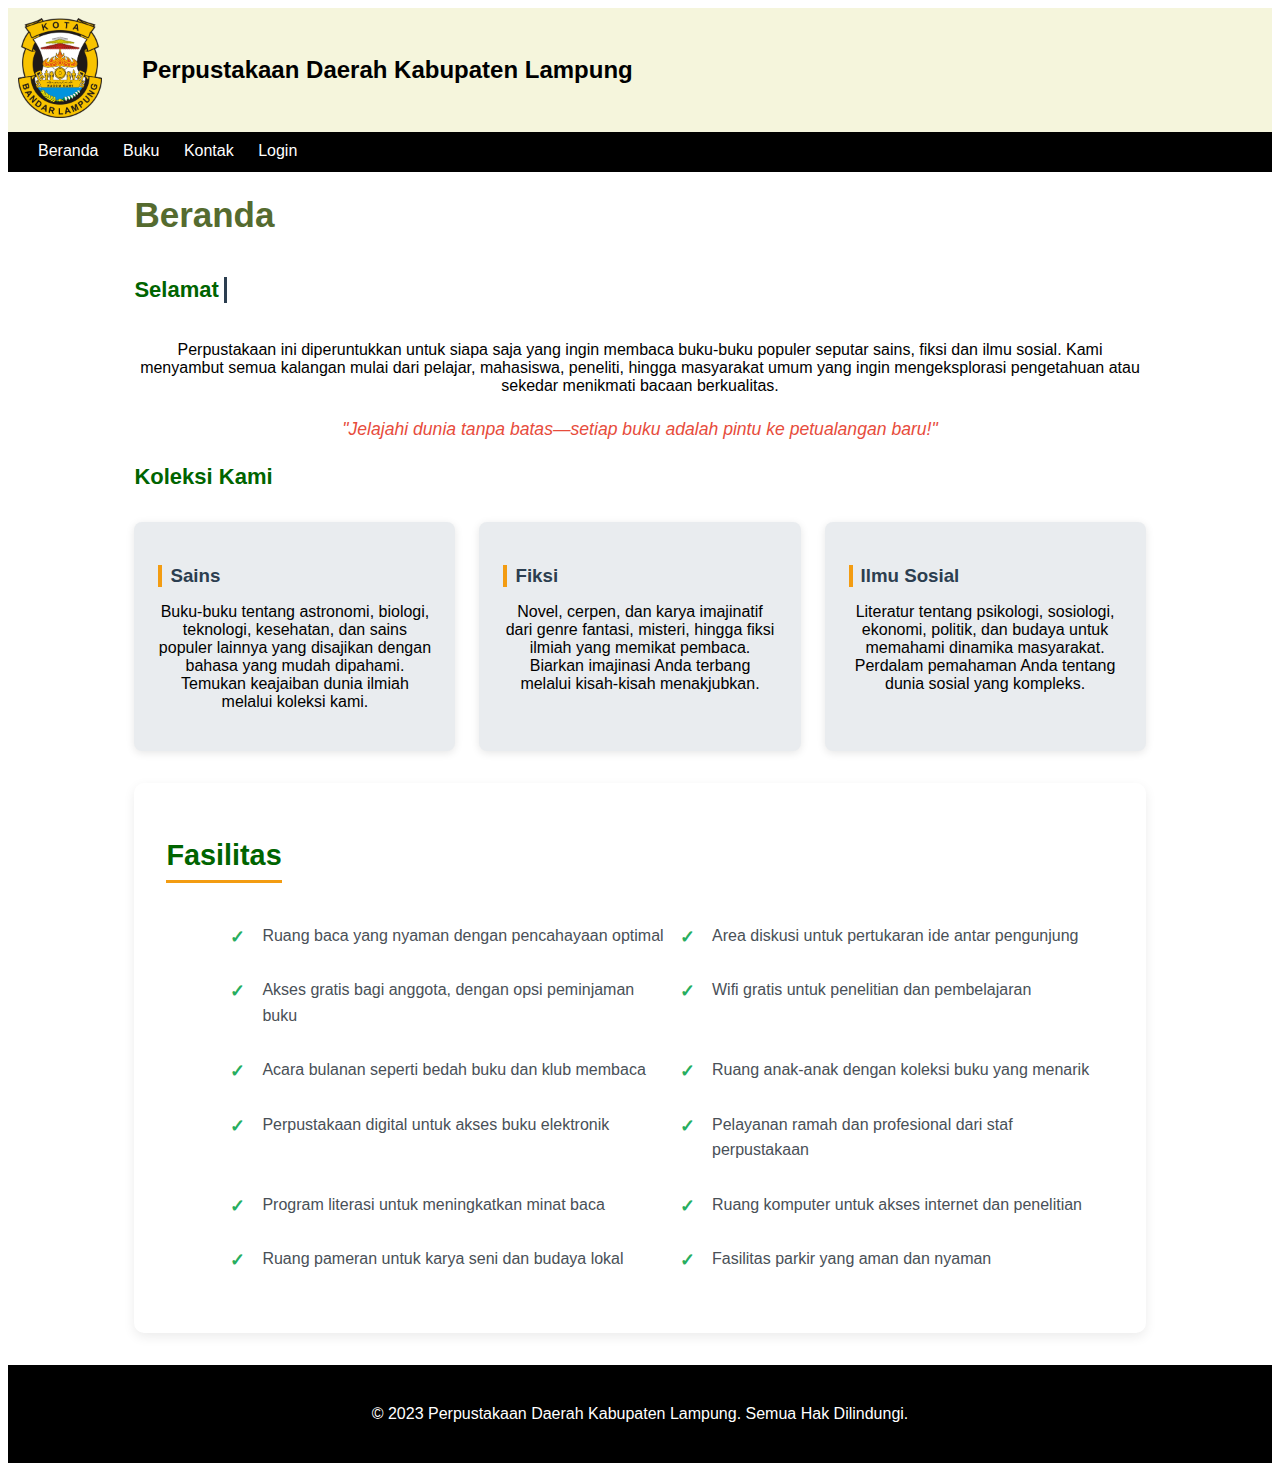
<file: index.html>
<!DOCTYPE html>

<html>
    <head>
        <title>
            Perpustakaan 
        </title>
        <link rel="stylesheet" href="CSS/styles.css">
    </head>

    <body>
        <div class="header">
            <div class="header-logo">
                <img src="img/logo kota bandar lampung.png" alt="logo">
            </div>
                 
            <div class="header-title">
                <a href="index.html" >Perpustakaan Daerah Kabupaten Lampung</a>
            </div>
        </div>

        <ul class="nav">
            <li class="nav-item"><a href="index.html">Beranda</a></li>
            <li class="nav-item"><a href="buku.html">Buku</a></li>
            <li class="nav-item"><a href="kontak.html">Kontak</a></li>
            <li class="nav-item"><a href="auth.php">Login</a></li>
        </ul>

        <div class="konten">
            <h1>Beranda</h1>
            <div class="typing-container">
                <h2 id="typing-text" class="typing-animation"></h2>
            </div>

            <p>Perpustakaan ini diperuntukkan untuk siapa saja yang ingin membaca buku-buku populer seputar sains, fiksi dan ilmu sosial. Kami menyambut semua kalangan mulai dari pelajar, mahasiswa, peneliti, hingga masyarakat umum yang ingin mengeksplorasi pengetahuan atau sekedar menikmati bacaan berkualitas.</p>

            <p class="highlight">"Jelajahi dunia tanpa batas—setiap buku adalah pintu ke petualangan baru!"</p>

            <h2>Koleksi Kami</h2>
            <div class="collection-section">
                <div class="collection-card">
                    <h3>Sains</h3>
                    <p>Buku-buku tentang astronomi, biologi, teknologi, kesehatan, dan sains populer lainnya yang disajikan dengan bahasa yang mudah dipahami. Temukan keajaiban dunia ilmiah melalui koleksi kami.</p>
                </div>
                
                <div class="collection-card">
                    <h3>Fiksi</h3>
                    <p>Novel, cerpen, dan karya imajinatif dari genre fantasi, misteri, hingga fiksi ilmiah yang memikat pembaca. Biarkan imajinasi Anda terbang melalui kisah-kisah menakjubkan.</p>
                </div>
                
                <div class="collection-card">
                    <h3>Ilmu Sosial</h3>
                    <p>Literatur tentang psikologi, sosiologi, ekonomi, politik, dan budaya untuk memahami dinamika masyarakat. Perdalam pemahaman Anda tentang dunia sosial yang kompleks.</p>
                </div>
            </div>

            <div class="facilities-section">
            <h2>Fasilitas</h2>
                <ul style="margin-left: 1.5rem;" class="facilities-list">
                    <li>Ruang baca yang nyaman dengan pencahayaan optimal</li>
                    <li>Area diskusi untuk pertukaran ide antar pengunjung</li>
                    <li>Akses gratis bagi anggota, dengan opsi peminjaman buku</li>
                    <li>Wifi gratis untuk penelitian dan pembelajaran</li>
                    <li>Acara bulanan seperti bedah buku dan klub membaca</li>
                    <li>Ruang anak-anak dengan koleksi buku yang menarik</li>
                    <li>Perpustakaan digital untuk akses buku elektronik</li>
                    <li>Pelayanan ramah dan profesional dari staf perpustakaan</li>
                    <li>Program literasi untuk meningkatkan minat baca</li>
                    <li>Ruang komputer untuk akses internet dan penelitian</li>
                    <li>Ruang pameran untuk karya seni dan budaya lokal</li>
                    <li>Fasilitas parkir yang aman dan nyaman</li>
                </ul>
            </div>
        </div>

        <footer>
            <p>&copy; 2023 Perpustakaan Daerah Kabupaten Lampung. Semua Hak Dilindungi.</p>
        </footer>

        <script src="main.js"></script>
    </body>
</html>
</file>
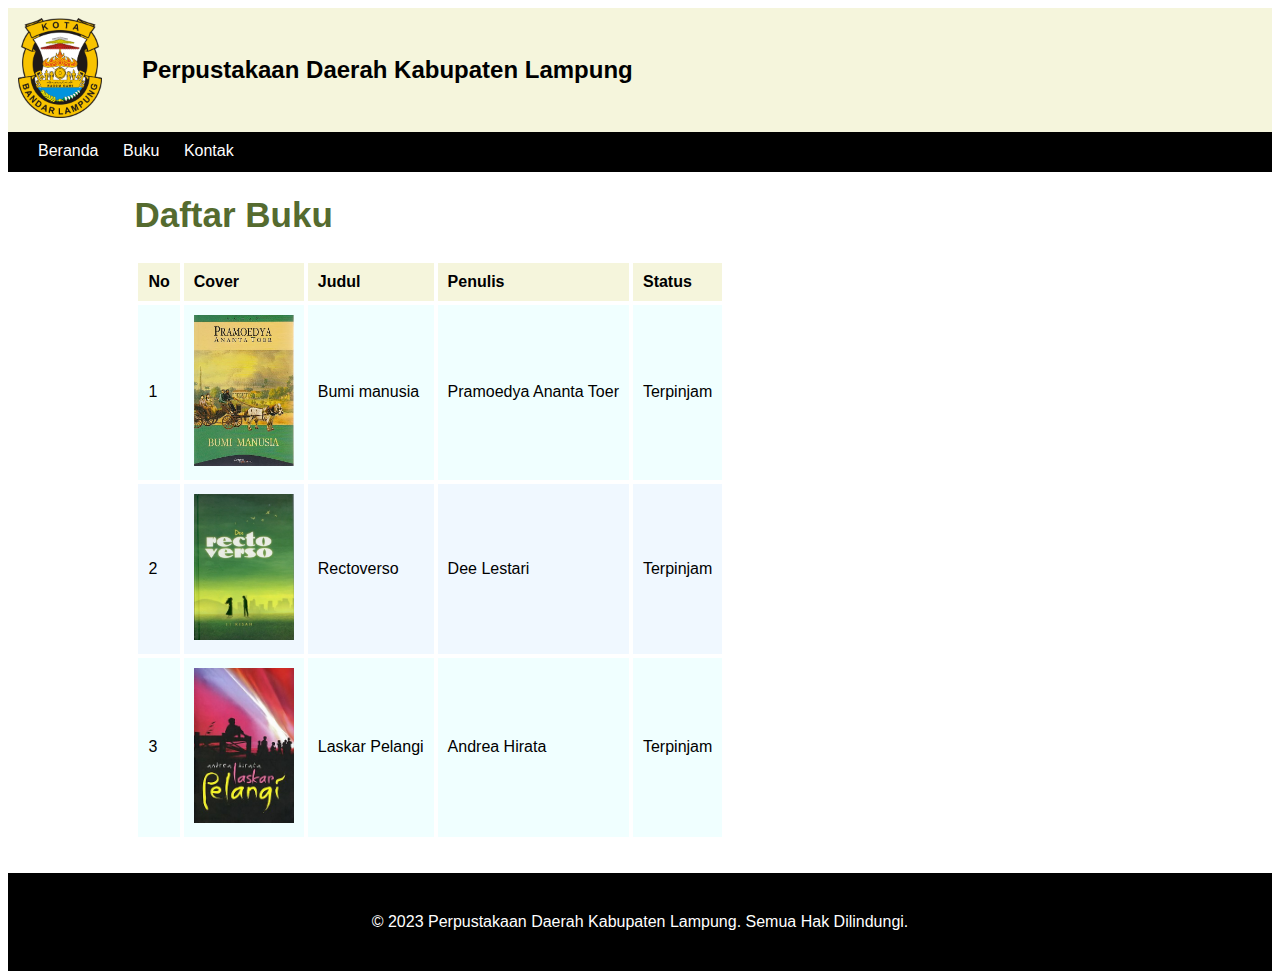
<file: buku.html>
<!DOCTYPE html>

<html>
    <head>
        <title>
            Perpustakaan - Buku 
        </title>
        <link rel="stylesheet" href="CSS/styles.css">
    </head>

    <body>
        <div class="header">
            <div class="header-logo">
                <img src="img/logo kota bandar lampung.png" alt="logo">
            </div>
                 
            <div class="header-title">
                <a href="index.html" >Perpustakaan Daerah Kabupaten Lampung</a>
            </div>
        </div>

        <ul class="nav">
            <li class="nav-item"><a href="index.html">Beranda</a></li>
            <li class="nav-item"><a href="buku.html">Buku</a></li>
            <li class="nav-item"><a href="kontak.html">Kontak</a></li>
        </ul>

        <div class="konten">
            <h1>Daftar Buku</h1>

            <table class="tabel">
                <tr class="tabel-header">
                    <th>No</th>
                    <th>Cover</th>
                    <th>Judul</th>
                    <th>Penulis</th>
                    <th>Status</th>
                </tr>

                <tr class="tabel-konten">
                    <td>1</td>
                    <td><img src="img/buku-1.jpg" alt="bumi manusia"></td>
                    <td>Bumi manusia</td>
                    <td>Pramoedya Ananta Toer</td>
                    <td>Terpinjam</td>
                </tr>

                <tr class="tabel-konten tabel-genap">
                    <td>2</td>
                    <td><img src="img/buku-2.jpg" alt="rectoverso"></td>
                    <td>Rectoverso</td>
                    <td>Dee Lestari</td>
                    <td>Terpinjam</td>
                </tr>

                <tr class="tabel-konten">
                    <td>3</td>
                    <td><img src="img/buku-3.jpg" alt="laskar pelangi"></td>
                    <td>Laskar Pelangi</td>
                    <td>Andrea Hirata</td>
                    <td>Terpinjam</td>
                </tr>

            </table>
        </div>

        <footer>
            <p>&copy; 2023 Perpustakaan Daerah Kabupaten Lampung. Semua Hak Dilindungi.</p>
        </footer>
    </body>
</html>
</file>
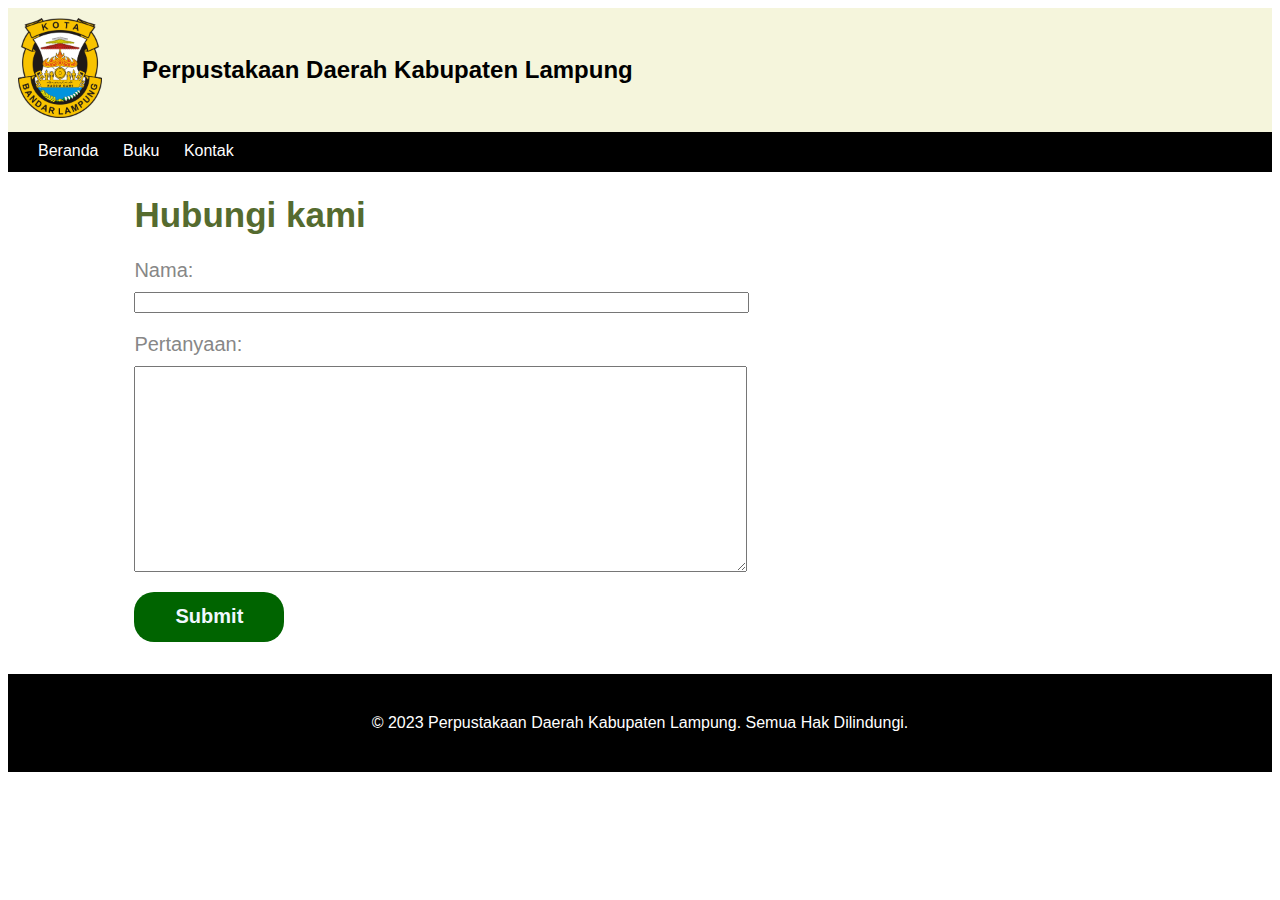
<file: kontak.html>
<!DOCTYPE html>

<html>
    <head>
        <title>
            Perpustakaan - Kontak
        </title>
        <link rel="stylesheet" href="CSS/styles.css">
    </head>

    <body>
        <div class="header">
            <div class="header-logo">
                <img src="img/logo kota bandar lampung.png" alt="logo">
            </div>
                 
            <div class="header-title">
                <a href="index.html" >Perpustakaan Daerah Kabupaten Lampung</a>
            </div>
        </div>

        <ul class="nav">
            <li class="nav-item"><a href="index.html">Beranda</a></li>
            <li class="nav-item"><a href="buku.html">Buku</a></li>
            <li class="nav-item"><a href="kontak.html">Kontak</a></li>
        </ul>

        <div class="konten">
            <h1>Hubungi kami</h1>

            <form>
                <div class="form-group">
                    <label for="data_nama">Nama:</label>
                    <input type="text" id="data_nama" for="data_nama">
                </div>

                <div class="form-group">
                    <label for="data_tanya">Pertanyaan:</label>
                    <textarea name="data_tanya" id="data_tanya" ></textarea>
                </div>

                <button type="submit" class="btn">Submit</button>
            </form>
        </div>

        <footer>
            <p>&copy; 2023 Perpustakaan Daerah Kabupaten Lampung. Semua Hak Dilindungi.</p>
        </footer>
    </body>
</html>
</file>
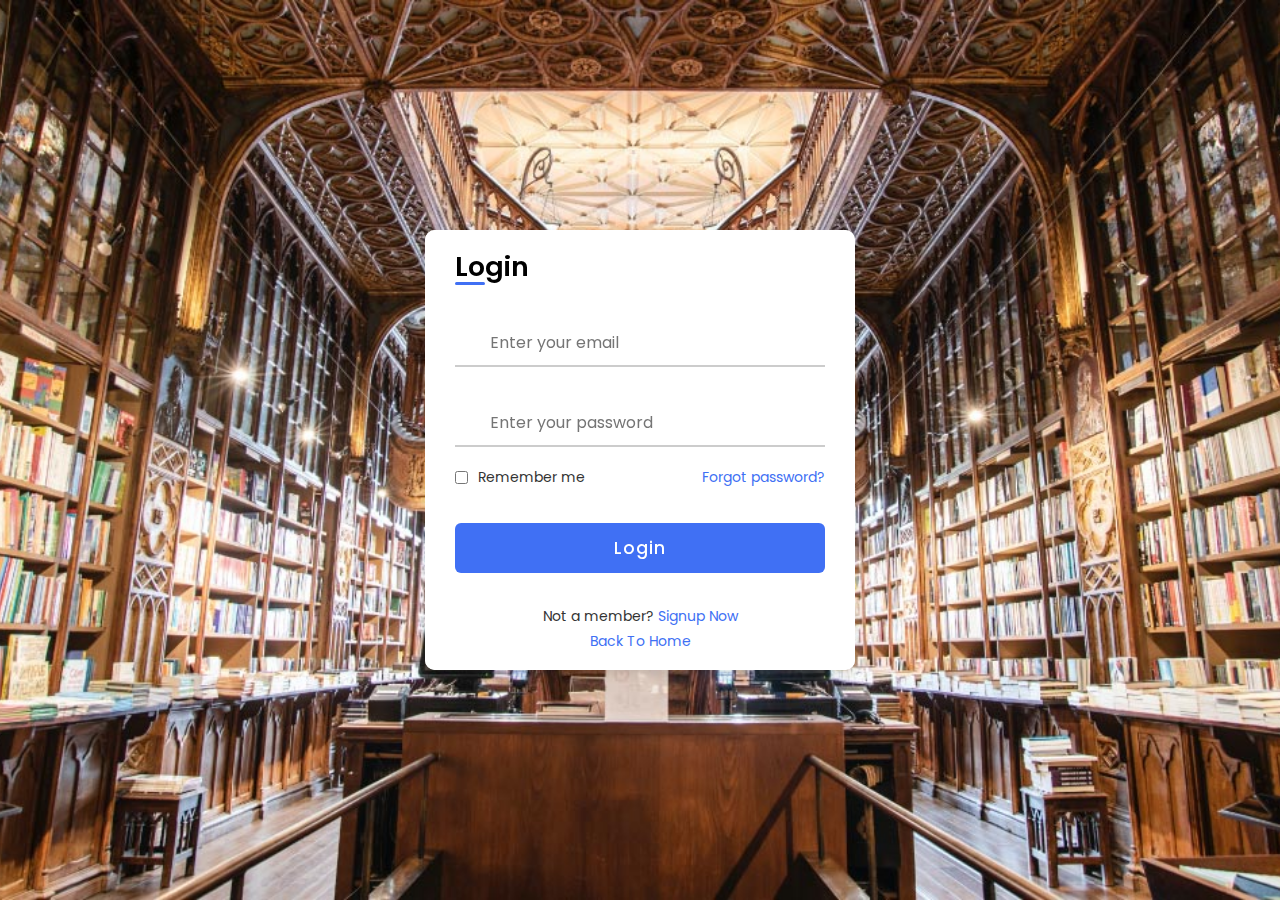
<file: login.html>
<!DOCTYPE html>

<html lang="en">
  <head>
    <meta charset="UTF-8" />
    <meta http-equiv="X-UA-Compatible" content="IE=edge" />
    <meta name="viewport" content="width=device-width, initial-scale=1.0" />
    <!-- ===== Iconscout CSS ===== -->
    <link rel="stylesheet" href="https://unicons.iconscout.com/release/v4.0.0/css/line.css" />
    <!-- ===== CSS ===== -->
    <link rel="stylesheet" href="CSS/styles-login.css" />
    <title>Login & Registration Form</title>
  </head>
  <body>
    <!-- Background Slideshow -->
    <div class="background-slideshow">
        <img src="img/perpustakaan.jpg" alt="Background 1" class="active">
        <img src="img/perpustakaan1.jpg" alt="Background 2">
        <img src="img/perpustakaan2.jpg" alt="Background 3">
    </div>

    <div class="container">
      <div class="forms">
        <div class="form login">
          <span class="title">Login</span>
          <form action="#">
            <div class="input-field">
              <input type="text" placeholder="Enter your email" required />
              <i class="uil uil-envelope icon"></i>
            </div>
            <div class="input-field">
              <input type="password" class="password" placeholder="Enter your password" required />
              <i class="uil uil-lock icon"></i>
              <i class="uil uil-eye-slash showHidePw"></i>
            </div>
            <div class="checkbox-text">
              <div class="checkbox-content">
                <input type="checkbox" id="logCheck" />
                <label for="logCheck" class="text">Remember me</label>
              </div>
              <a href="#" class="text">Forgot password?</a>
            </div>
            <div class="input-field button">
              <input type="button" value="Login" />
            </div>
          </form>
          <div class="login-signup">
            <span class="text"
              >Not a member?
              <a href="#" class="text signup-link">Signup Now</a>
            </span>
        </div>
            <div class="back">
             <a href="index.html" class="text">Back To Home</a>
            </div>
        </div>
        <!-- Registration Form -->
        <div class="form signup">
          <span class="title">Registration</span>
          <form action="#">
            <div class="input-field">
              <input type="text" placeholder="Enter your name" required />
              <i class="uil uil-user"></i>
            </div>
            <div class="input-field">
              <input type="text" placeholder="Enter your email" required />
              <i class="uil uil-envelope icon"></i>
            </div>
            <div class="input-field">
              <input type="password" class="password" placeholder="Create a password" required />
              <i class="uil uil-lock icon"></i>
            </div>
            <div class="input-field">
              <input type="password" class="password" placeholder="Confirm a password" required />
              <i class="uil uil-lock icon"></i>
              <i class="uil uil-eye-slash showHidePw"></i>
            </div>
            <div class="checkbox-text">
              <div class="checkbox-content">
                <input type="checkbox" id="termCon" />
                <label for="termCon" class="text">I accepted all terms and conditions</label>
              </div>
            </div>
            <div class="input-field button">
              <input type="button" value="Signup" />
            </div>
          </form>
          <div class="login-signup">
            <span class="text"
              >Already a member?
              <a href="#" class="text login-link">Login Now</a>
            </span>
          </div>
        </div>
      </div>
    </div>
    <script src="script.js"></script>
  </body>
</html>
</file>
<file: CSS/styles.css>
*{
    font-family: Arial;
}

/* Header */

.header{
    display: flex;
    background-color: beige;
    padding: 10px;
}

.header-logo{
    margin-top: auto;
    margin-bottom: auto;
}

.header-logo img{
    height: 100px;
}

.header-title{
    text-indent: 2.5em;
    margin-top: auto;
    margin-bottom: auto;
}

.header-title a{
    text-decoration: none;
    font-size: 24px;
    font-weight: bold;
    color: black;
}

/* Nav Bar */

.nav{
    background-color: black;
    padding: 10px;
    margin-top: 0px;
}

.nav-item{
    display: inline-block;
    margin-left: 20px;
    height: 20px;
}

.nav-item a{
    color: white;
    text-decoration: none;
}

.nav-item a:hover{
    color: cadetblue;
}

/* konten */

.konten{
    width: 80%; 
    margin: auto;
}

.konten h1{
    color: darkolivegreen;
    font-size: 35px;
}

.konten h2{
    font-size: 22px;
    color: darkgreen;
}

p {
    text-align: center;
}
  
/* Typing-animation */

.typing-container {
    min-height: 60px; /* Sesuaikan dengan tinggi teks */
    display: flex;
    align-items: center;
    margin-bottom: 20px;
}

.typing-animation {
  border-right: 3px solid #2c3e50; /* Kursor */
  padding-right: 5px;
  white-space: nowrap;
  overflow: hidden;
  display: inline-block;
}

/* Animasi kedip kursor */
@keyframes blink {
  0%, 100% { border-color: transparent; }
  50% { border-color: #2c3e50; }
}

.typing-animation {
  animation: blink 0.75s step-end infinite;
}

/* highlight */

.highlight {
    font-style: italic;
    color: #e74c3c;
    text-align: center;
    margin: 1.5rem 0;
    font-size: 1.1rem;
}

/* Card */

.collection-section {
    display: grid;
    grid-template-columns: repeat(auto-fit, minmax(300px, 1fr));
    gap: 1.5rem;
    margin-top: 2rem;
}

.collection-card {
    background-color: #e9ecef;
    padding: 1.5rem;
    border-radius: 8px;
    box-shadow: 0 2px 8px rgba(0,0,0,0.1);
    transition: transform 0.3s;
}

.collection-card:hover {
    transform: translateY(-5px);
}

.collection-card h3 {
    color: #2c3e50;
    margin-bottom: 1rem;
    border-left: 4px solid #f39c12;
    padding-left: 0.5rem;
}

/* Style untuk section Fasilitas */
.facilities-section {
    background-color: #ffffff;
    padding: 2rem;
    border-radius: 10px;
    box-shadow: 0 4px 12px rgba(0, 0, 0, 0.08);
    margin: 2rem 0;
}
  
.facilities-section h2 {
  color: darkgreen;
  font-size: 1.8rem;
  margin-bottom: 1.5rem;
  padding-bottom: 0.5rem;
  border-bottom: 3px solid #f39c12;
  display: inline-block;
}

.facilities-list {
    list-style: none;
    display: grid;
    grid-template-columns: repeat(auto-fit, minmax(300px, 1fr));
    gap: 1rem;
}
  
.facilities-list li {
  position: relative;
  padding-left: 2rem;
  margin-bottom: 0.8rem;
  line-height: 1.6;
  color: #495057;
  transition: transform 0.3s ease;
}

.facilities-list li:hover {
  transform: translateX(5px);
  color: #2c3e50;
}

.facilities-list li::before {
  content: "✓";
  position: absolute;
  left: 0;
  color: #27ae60;
  font-weight: bold;
  font-size: 1.1rem;
}

/* tabel */

.tabel{
    border-spacing: 4px;
}

.tabel-header{
    background-color: beige;
}

.tabel-header th{
    padding: 10px;
    text-align: left;
}

.tabel-konten{
    background-color: azure;
}

.tabel-genap{
    background-color: aliceblue;
}

.tabel-konten td{
    padding: 10px;
}

td>img{
    width: 100px;
}

.tabel-konten:hover{
    background-color: bisque;
}

/* Form */

.form-group{
    margin-top: 20px;
    margin-bottom: 20px;
}

.form-group label{
    display: block;
    font-size: 20px;
    color: rgb(135, 135, 135);
}

.form-group input{
    display: block;
    margin-top: 10px;
    width: 60%;
}

.form-group textarea{
    display: block;
    margin-top: 10px;
    height: 200px;
    width: 60%;
}

.btn{
    width: 150px;
    height: 50px;
    font-size: 20px;
    font-weight: bold;
    color: aliceblue;
    background-color: darkgreen;
    border: 0px;
    border-radius: 20px;
    cursor: pointer;
}

.btn:hover{
    background-color: black;
}

.btn:active{
    background-color: pink;
}

/* Footer */

footer {
    background-color: black;
    color: white;
    text-align: center;
    padding: 1.5rem;
    margin-top: 2rem;
}
</file>
<file: CSS/styles-login.css>
/* ===== Google Font Import - Poformsins ===== */
@import url('https://fonts.googleapis.com/css2?family=Poppins:wght@300;400;500;600;700&display=swap');
* {
    margin: 0;
    padding: 0;
    box-sizing: border-box;
    font-family: 'Poppins', sans-serif;
}
body {
    height: 100vh;
    display: flex;
    align-items: center;
    justify-content: center;
    background-color: #4070f4;
}
.background-slideshow {
    position: fixed;
    top: 0;
    left: 0;
    width: 100%;
    height: 100%;
    z-index: -1;
    overflow: hidden;
}

.background-slideshow img {
    position: absolute;
    width: 100%;
    height: 100%;
    object-fit: cover;
    opacity: 0;
    transition: opacity 1s ease-in-out;
}

.background-slideshow img.active {
    opacity: 1;
}
.container {
    position: relative;
    max-width: 430px;
    width: 100%;
    background: #fff;
    border-radius: 10px;
    box-shadow: 0 5px 10px rgba(0, 0, 0, 0.1);
    overflow: hidden;
    margin: 0 20px;
}
.back {
    text-align: center;
}
.container .forms {
    display: flex;
    align-items: center;
    height: 440px;
    width: 200%;
    transition: height 0.2s ease;
}
.container .form {
    width: 50%;
    padding: 30px;
    background-color: #fff;
    transition: margin-left 0.18s ease;
}
.container.active .login {
    margin-left: -50%;
    opacity: 0;
    transition: margin-left 0.18s ease, opacity 0.15s ease;
}
.container .signup {
    opacity: 0;
    transition: opacity 0.09s ease;
}
.container.active .signup {
    opacity: 1;
    transition: opacity 0.2s ease;
}
.container.active .forms {
    height: 600px;
}
.container .form .title {
    position: relative;
    font-size: 27px;
    font-weight: 600;
}
.form .title::before {
    content: '';
    position: absolute;
    left: 0;
    bottom: 0;
    height: 3px;
    width: 30px;
    background-color: #4070f4;
    border-radius: 25px;
}
.form .input-field {
    position: relative;
    height: 50px;
    width: 100%;
    margin-top: 30px;
}
.input-field input {
    position: absolute;
    height: 100%;
    width: 100%;
    padding: 0 35px;
    border: none;
    outline: none;
    font-size: 16px;
    border-bottom: 2px solid #ccc;
    border-top: 2px solid transparent;
    transition: all 0.2s ease;
}
.input-field input:is(:focus, :valid) {
    border-bottom-color: #4070f4;
}
.input-field i {
    position: absolute;
    top: 50%;
    transform: translateY(-50%);
    color: #999;
    font-size: 23px;
    transition: all 0.2s ease;
}
.input-field input:is(:focus, :valid)~i {
    color: #4070f4;
}
.input-field i.icon {
    left: 0;
}
.input-field i.showHidePw {
    right: 0;
    cursor: pointer;
    padding: 10px;
}
.form .checkbox-text {
    display: flex;
    align-items: center;
    justify-content: space-between;
    margin-top: 20px;
}
.checkbox-text .checkbox-content {
    display: flex;
    align-items: center;
}
.checkbox-content input {
    margin-right: 10px;
    accent-color: #4070f4;
}
.form .text {
    color: #333;
    font-size: 14px;
}
.form a.text {
    color: #4070f4;
    text-decoration: none;
}
.form a:hover {
    text-decoration: underline;
}
.form .button {
    margin-top: 35px;
}
.form .button input {
    border: none;
    color: #fff;
    font-size: 17px;
    font-weight: 500;
    letter-spacing: 1px;
    border-radius: 6px;
    background-color: #4070f4;
    cursor: pointer;
    transition: all 0.3s ease;
}
.button input:hover {
    background-color: #265df2;
}
.form .login-signup {
    margin-top: 30px;
    text-align: center;
}
</file>
